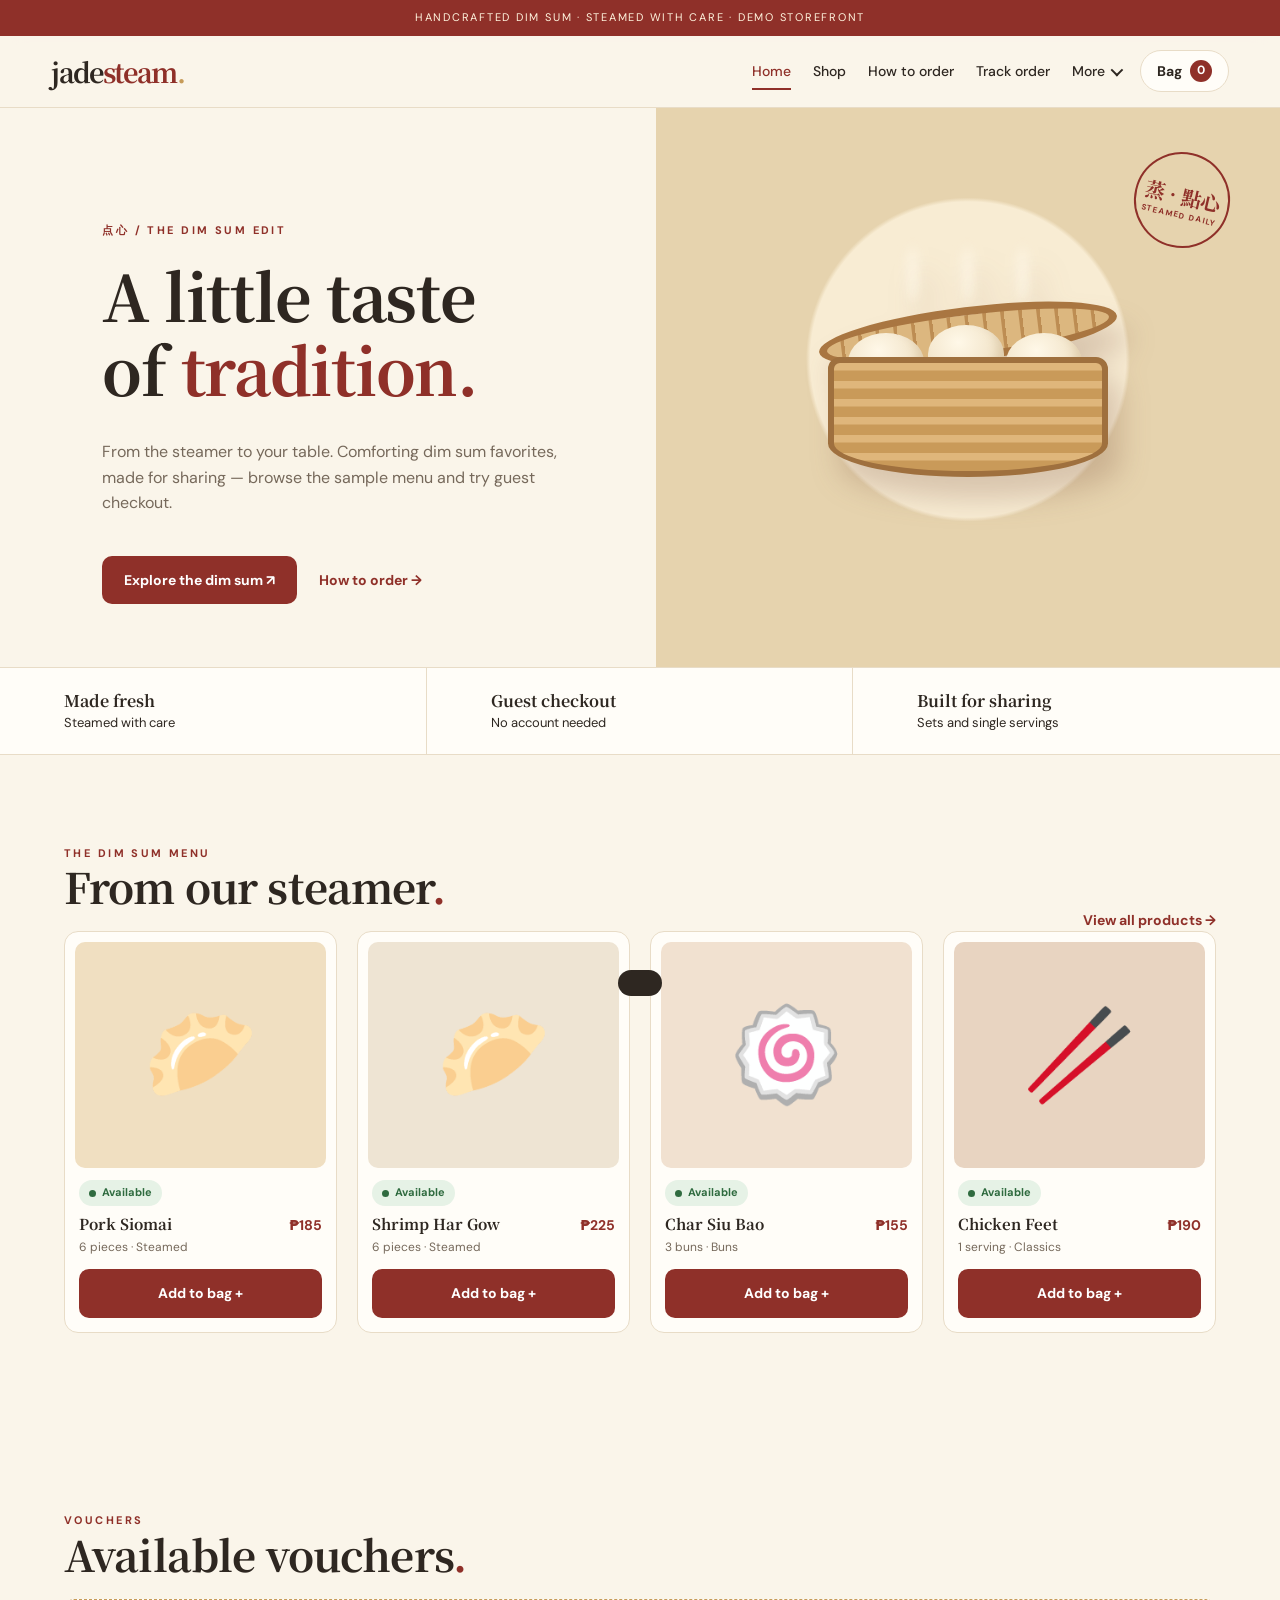
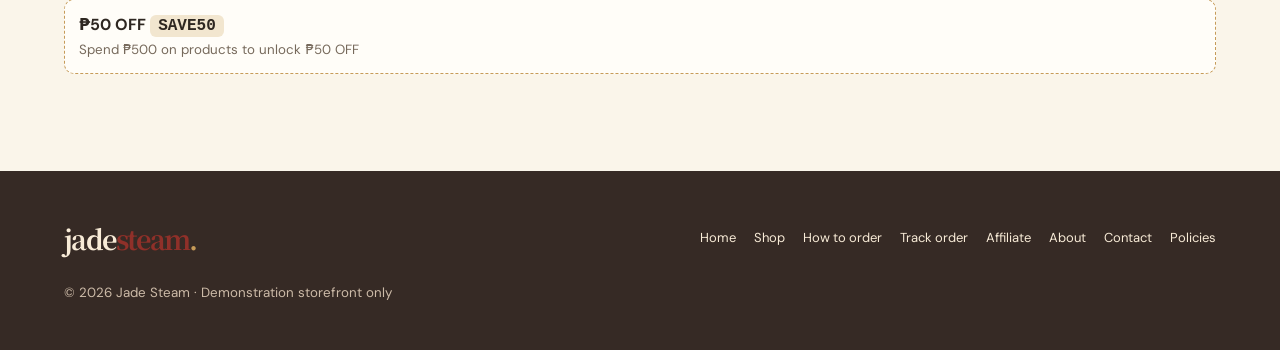
<file: index.html>
<!doctype html><html lang="en"><head><meta charset="utf-8"><meta name="viewport" content="width=device-width,initial-scale=1"><title>Home | Jade Steam</title><link rel="stylesheet" href="styles.css"></head><body><div class="topbar">HANDCRAFTED DIM SUM · STEAMED WITH CARE · DEMO STOREFRONT</div><header class="header"><a class="brand" href="index.html">jade<span>steam</span><i>.</i></a><nav class="nav" id="nav" aria-label="Main"><a href="index.html">Home</a><a href="shop.html">Shop</a><a href="how-to-order.html">How to order</a><a href="track-order.html">Track order</a><a href="affiliate.html" data-aff hidden>Earn: Reseller</a><div class="dd"><button class="dd-btn" data-dd="more" aria-expanded="false" aria-haspopup="true">More</button><div class="dd-menu"><a href="affiliate.html" data-aff hidden>Become a Reseller</a><a href="about.html">About</a><a href="contact.html">Contact</a><a href="policies.html">Policies</a></div></div></nav><div class="dd mini-wrap"><button class="bag-btn" data-dd="bag" aria-expanded="false" aria-haspopup="true">Bag <b data-bag-count>0</b></button><div class="dd-menu mini"><div id="miniCart"></div></div></div><button class="menu-toggle" aria-label="Menu" aria-controls="nav" aria-expanded="false"><span></span><span></span><span></span></button></header><div class="backdrop"></div><main><section class="hero"><div class="hero-copy"><div class="eyebrow">点心 / The dim sum edit</div><h1>A little taste<br>of <em>tradition.</em></h1><p class="lead">From the steamer to your table. Comforting dim sum favorites, made for sharing — browse the sample menu and try guest checkout.</p><div class="hero-actions"><a class="btn" href="shop.html">Explore the dim sum ↗</a><a class="text-link" href="how-to-order.html">How to order →</a></div></div><div class="hero-visual"><div class="steamer" role="img" aria-label="Bamboo dim sum steamer"><i class="steam" style="left:110px"></i><i class="steam" style="left:165px;animation-delay:1s"></i><i class="steam" style="left:220px;animation-delay:1.8s"></i><div class="lid"></div><span class="dump" style="left:50px"></span><span class="dump" style="left:130px;top:88px"></span><span class="dump" style="left:208px"></span><div class="basket"></div></div><div class="seal">蒸 · 點心<small>STEAMED DAILY</small></div></div></section>
<div class="perks"><div><b>Made fresh</b>Steamed with care</div><div><b>Guest checkout</b>No account needed</div><div><b>Built for sharing</b>Sets and single servings</div></div>
<section class="section"><div class="sec-head reveal"><div><div class="eyebrow">The dim sum menu</div><h2>From our steamer<span class="dot">.</span></h2></div><a class="text-link" href="shop.html">View all products →</a></div><div id="products" class="products" data-limit="4"></div></section>
<section class="section" data-promo hidden><div class="eyebrow">Vouchers</div><h2>Available vouchers<span class="dot">.</span></h2><div class="voucher-list"></div></section><section class="promo reveal" data-aff hidden><div><div class="eyebrow">Want to earn?</div><h2>Become a Reseller / Affiliate</h2><p>Share your personal link and earn commission on verified, completed orders. No earnings are guaranteed.</p><a class="btn light" href="affiliate.html">Learn more</a></div></div></section></main><footer><div class="brand">jade<span>steam</span><i>.</i></div><nav><a href="index.html">Home</a><a href="shop.html">Shop</a><a href="how-to-order.html">How to order</a><a href="track-order.html">Track order</a><a href="affiliate.html">Affiliate</a><a href="about.html">About</a><a href="contact.html">Contact</a><a href="policies.html">Policies</a></nav><small>© 2026 Jade Steam · Demonstration storefront only</small></footer><div id="toast" class="toast" role="status" aria-live="polite"></div><script src="supabase-config.js"></script><script src="store.js"></script><script src="ui.js"></script></body></html>
</file>
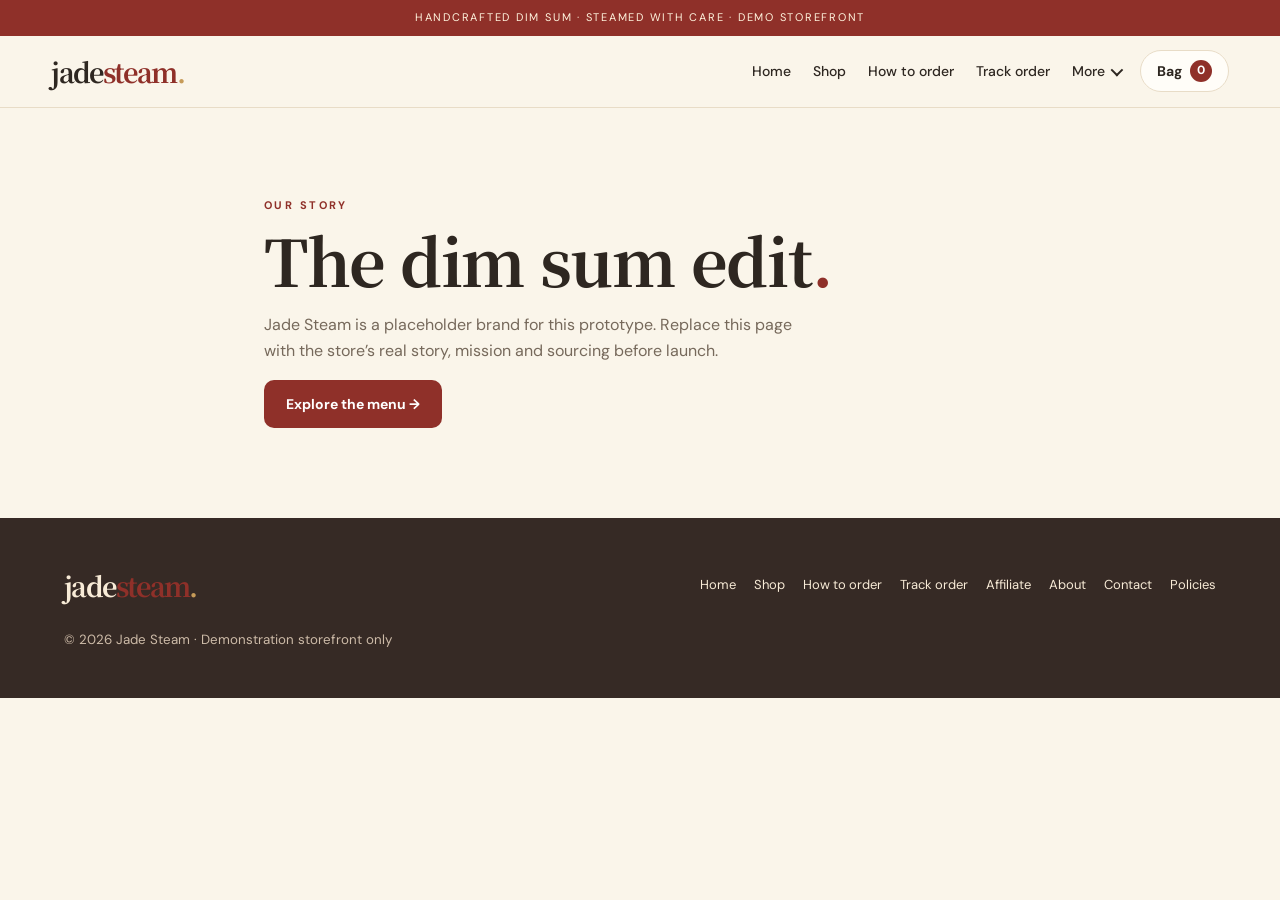
<file: about.html>
<!doctype html><html lang="en"><head><meta charset="utf-8"><meta name="viewport" content="width=device-width,initial-scale=1"><title>About | Jade Steam</title><link rel="stylesheet" href="styles.css"></head><body><div class="topbar">HANDCRAFTED DIM SUM · STEAMED WITH CARE · DEMO STOREFRONT</div><header class="header"><a class="brand" href="index.html">jade<span>steam</span><i>.</i></a><nav class="nav" id="nav" aria-label="Main"><a href="index.html">Home</a><a href="shop.html">Shop</a><a href="how-to-order.html">How to order</a><a href="track-order.html">Track order</a><div class="dd"><button class="dd-btn" data-dd="more" aria-expanded="false" aria-haspopup="true">More</button><div class="dd-menu"><a href="affiliate.html">Affiliate</a><a href="about.html">About</a><a href="contact.html">Contact</a><a href="policies.html">Policies</a></div></div></nav><div class="dd mini-wrap"><button class="bag-btn" data-dd="bag" aria-expanded="false" aria-haspopup="true">Bag <b data-bag-count>0</b></button><div class="dd-menu mini"><div id="miniCart"></div></div></div><button class="menu-toggle" aria-label="Menu" aria-controls="nav" aria-expanded="false"><span></span><span></span><span></span></button></header><div class="backdrop"></div><main><section class="section narrow"><div class="eyebrow">Our story</div><h1 class="page-title">The dim sum edit<span class="dot">.</span></h1><p class="lead">Jade Steam is a placeholder brand for this prototype. Replace this page with the store’s real story, mission and sourcing before launch.</p><a class="btn" href="shop.html">Explore the menu →</a></section></main><footer><div class="brand">jade<span>steam</span><i>.</i></div><nav><a href="index.html">Home</a><a href="shop.html">Shop</a><a href="how-to-order.html">How to order</a><a href="track-order.html">Track order</a><a href="affiliate.html">Affiliate</a><a href="about.html">About</a><a href="contact.html">Contact</a><a href="policies.html">Policies</a></nav><small>© 2026 Jade Steam · Demonstration storefront only</small></footer><div id="toast" class="toast" role="status" aria-live="polite"></div><script src="ui.js"></script></body></html>
</file>
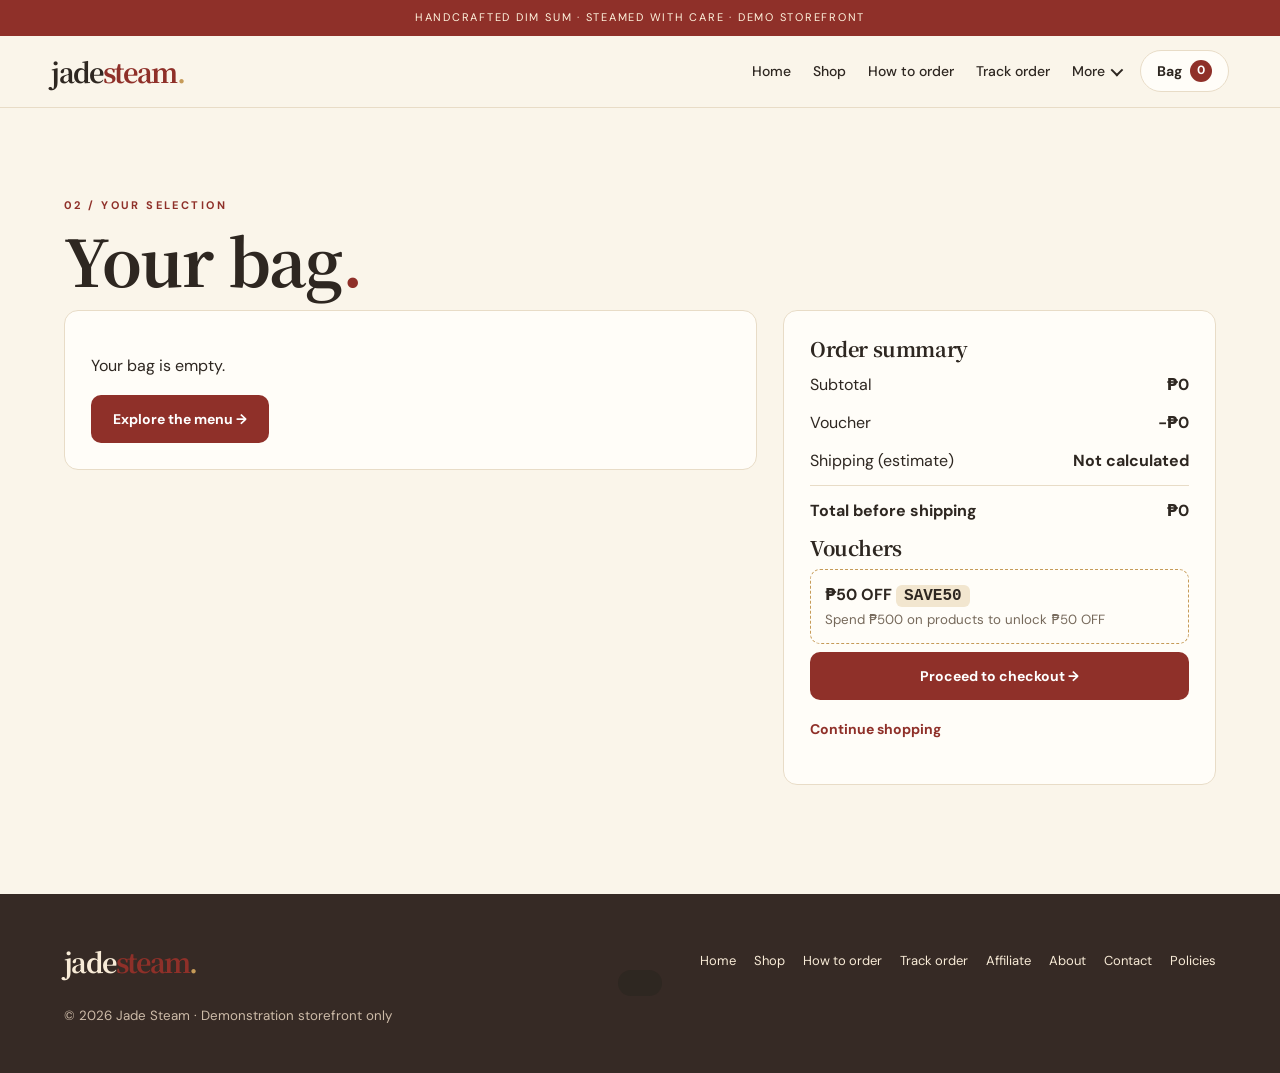
<file: cart.html>
<!doctype html><html lang="en"><head><meta charset="utf-8"><meta name="viewport" content="width=device-width,initial-scale=1"><title>Your bag | Jade Steam</title><link rel="stylesheet" href="styles.css"></head><body><div class="topbar">HANDCRAFTED DIM SUM · STEAMED WITH CARE · DEMO STOREFRONT</div><header class="header"><a class="brand" href="index.html">jade<span>steam</span><i>.</i></a><nav class="nav" id="nav" aria-label="Main"><a href="index.html">Home</a><a href="shop.html">Shop</a><a href="how-to-order.html">How to order</a><a href="track-order.html">Track order</a><a href="affiliate.html" data-aff hidden>Earn: Reseller</a><div class="dd"><button class="dd-btn" data-dd="more" aria-expanded="false" aria-haspopup="true">More</button><div class="dd-menu"><a href="affiliate.html" data-aff hidden>Become a Reseller</a><a href="about.html">About</a><a href="contact.html">Contact</a><a href="policies.html">Policies</a></div></div></nav><div class="dd mini-wrap"><button class="bag-btn" data-dd="bag" aria-expanded="false" aria-haspopup="true">Bag <b data-bag-count>0</b></button><div class="dd-menu mini"><div id="miniCart"></div></div></div><button class="menu-toggle" aria-label="Menu" aria-controls="nav" aria-expanded="false"><span></span><span></span><span></span></button></header><div class="backdrop"></div><main><section class="section"><div class="eyebrow">02 / Your selection</div><h1 class="page-title">Your bag<span class="dot">.</span></h1><div class="two-col"><div id="cartItems"></div><aside class="panel sticky"><h3>Order summary</h3><div id="cartTotals"></div><div data-promo hidden><h3>Vouchers</h3><div class="voucher-list"></div></div><a class="btn full" href="checkout.html">Proceed to checkout →</a><p><a class="text-link" href="shop.html">Continue shopping</a></p></aside></div></section></main><footer><div class="brand">jade<span>steam</span><i>.</i></div><nav><a href="index.html">Home</a><a href="shop.html">Shop</a><a href="how-to-order.html">How to order</a><a href="track-order.html">Track order</a><a href="affiliate.html">Affiliate</a><a href="about.html">About</a><a href="contact.html">Contact</a><a href="policies.html">Policies</a></nav><small>© 2026 Jade Steam · Demonstration storefront only</small></footer><div id="toast" class="toast" role="status" aria-live="polite"></div><script src="supabase-config.js"></script><script src="store.js"></script><script src="ui.js"></script></body></html>
</file>
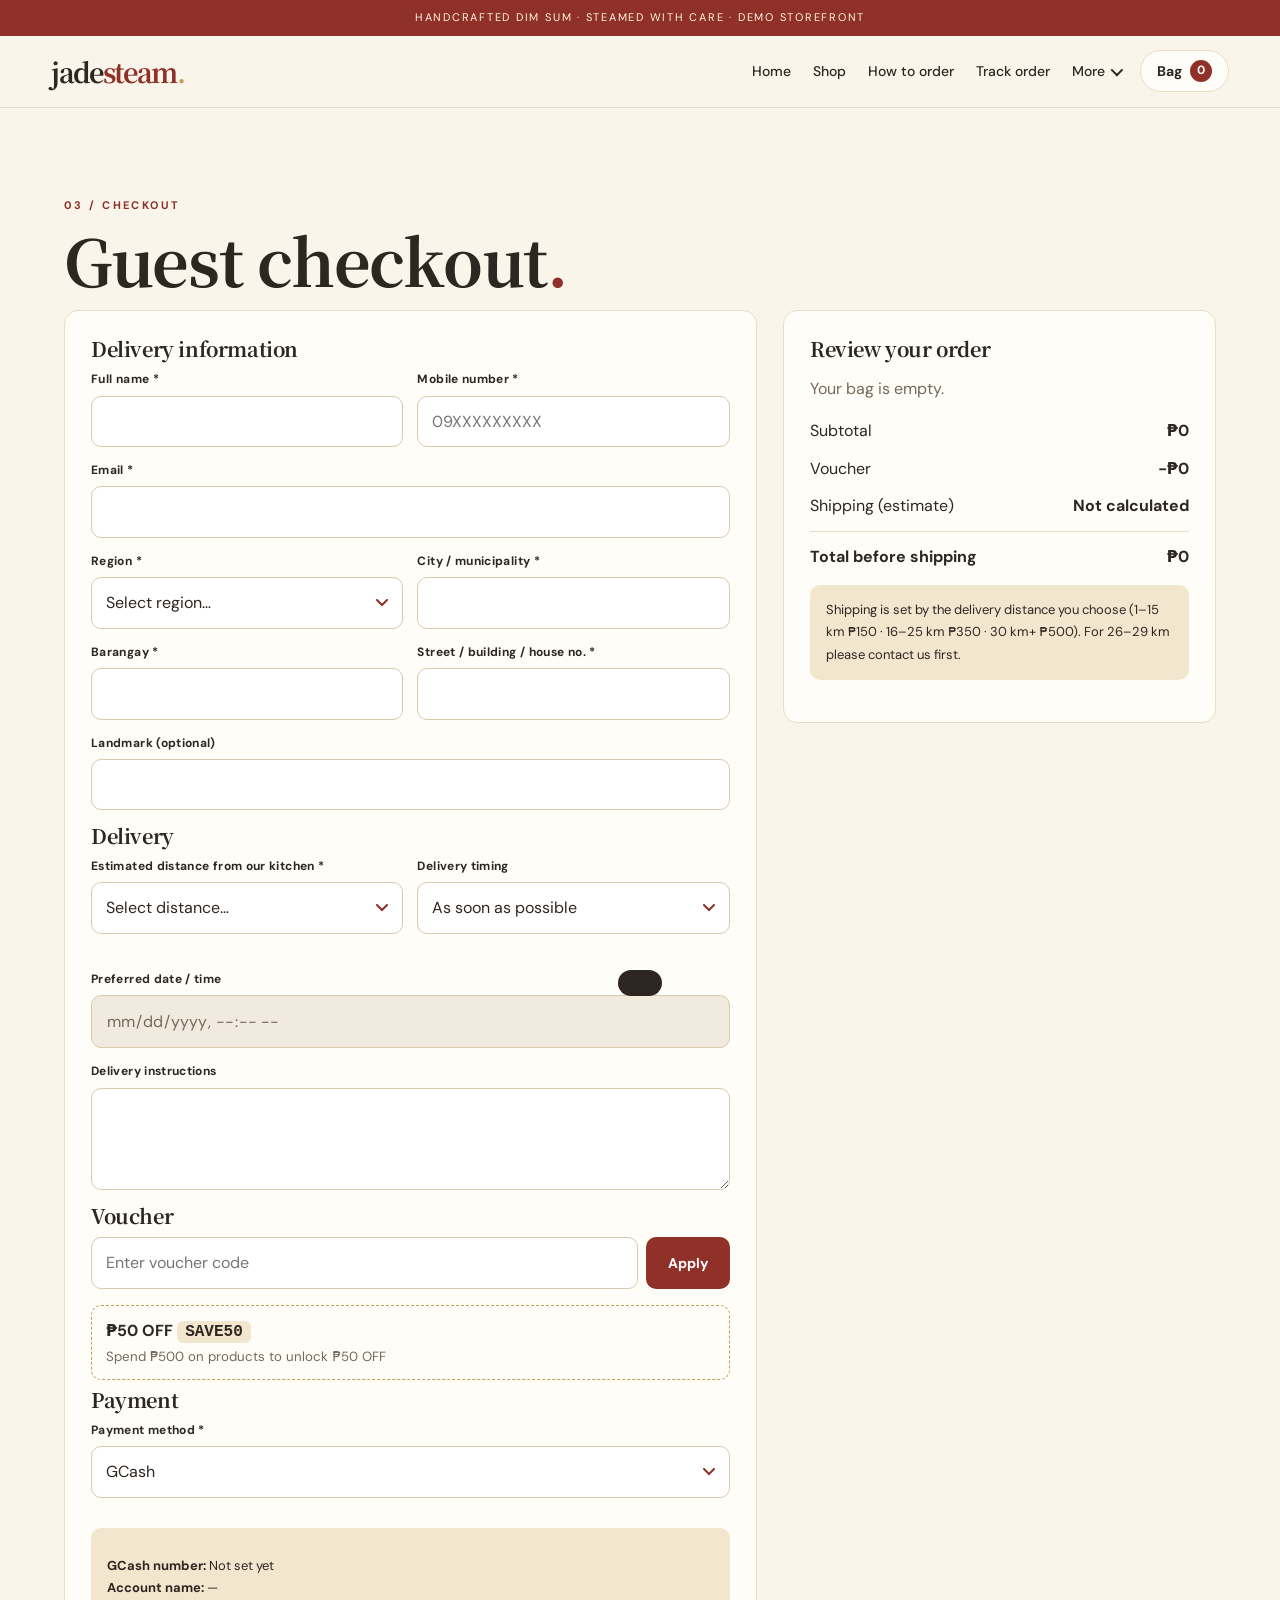
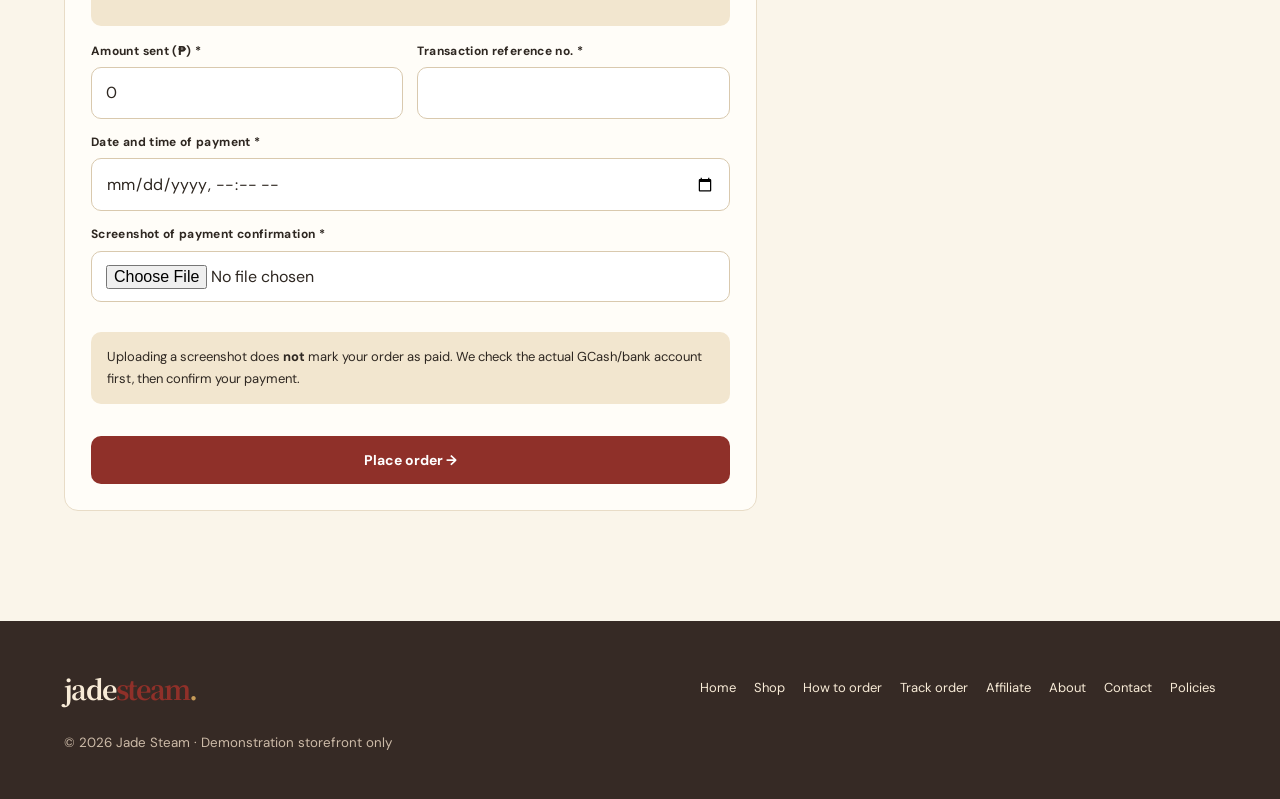
<file: checkout.html>
<!doctype html><html lang="en"><head><meta charset="utf-8"><meta name="viewport" content="width=device-width,initial-scale=1"><title>Checkout | Jade Steam</title><link rel="stylesheet" href="styles.css"></head><body><div class="topbar">HANDCRAFTED DIM SUM · STEAMED WITH CARE · DEMO STOREFRONT</div><header class="header"><a class="brand" href="index.html">jade<span>steam</span><i>.</i></a><nav class="nav" id="nav" aria-label="Main"><a href="index.html">Home</a><a href="shop.html">Shop</a><a href="how-to-order.html">How to order</a><a href="track-order.html">Track order</a><a href="affiliate.html" data-aff hidden>Earn: Reseller</a><div class="dd"><button class="dd-btn" data-dd="more" aria-expanded="false" aria-haspopup="true">More</button><div class="dd-menu"><a href="affiliate.html" data-aff hidden>Become a Reseller</a><a href="about.html">About</a><a href="contact.html">Contact</a><a href="policies.html">Policies</a></div></div></nav><div class="dd mini-wrap"><button class="bag-btn" data-dd="bag" aria-expanded="false" aria-haspopup="true">Bag <b data-bag-count>0</b></button><div class="dd-menu mini"><div id="miniCart"></div></div></div><button class="menu-toggle" aria-label="Menu" aria-controls="nav" aria-expanded="false"><span></span><span></span><span></span></button></header><div class="backdrop"></div><main><section class="section"><div class="eyebrow">03 / Checkout</div><h1 class="page-title">Guest checkout<span class="dot">.</span></h1><div class="two-col"><form id="checkoutForm" class="panel"><h3>Delivery information</h3><div class="form-grid"><div class="field"><label for="n">Full name *</label><input id="n" required name="name" autocomplete="name"></div><div class="field"><label for="ph">Mobile number *</label><input id="ph" required name="phone" pattern="09[0-9]{9}" placeholder="09XXXXXXXXX" inputmode="tel"></div><div class="field span2"><label for="em">Email *</label><input id="em" type="email" required name="email"></div><div class="field"><label for="rg">Region *</label><select id="rg" name="region" required><option value="">Select region…</option><option>NCR – Metro Manila</option><option>CAR – Cordillera</option><option>Region I – Ilocos</option><option>Region II – Cagayan Valley</option><option>Region III – Central Luzon</option><option>Region IV-A – CALABARZON</option><option>MIMAROPA</option><option>Region V – Bicol</option><option>Region VI – Western Visayas</option><option>Region VII – Central Visayas</option><option>Region VIII – Eastern Visayas</option><option>Region IX – Zamboanga</option><option>Region X – Northern Mindanao</option><option>Region XI – Davao</option><option>Region XII – SOCCSKSARGEN</option><option>Region XIII – Caraga</option><option>BARMM</option></select></div><div class="field"><label for="ct">City / municipality *</label><input id="ct" required name="city"></div><div class="field"><label for="bg">Barangay *</label><input id="bg" required name="barangay"></div><div class="field"><label for="st">Street / building / house no. *</label><input id="st" required name="street"></div><div class="field span2"><label for="lm">Landmark (optional)</label><input id="lm" name="landmark"></div></div>
<h3>Delivery</h3><div class="form-grid"><div class="field"><label for="distance">Estimated distance from our kitchen *</label><select id="distance" required><option value="">Select distance…</option><option value="a">1–15 km · ₱150</option><option value="b">16–25 km · ₱350</option><option value="c">26–29 km · to be confirmed</option><option value="d">30 km or more · ₱500</option></select><div class="err" id="distErr"></div></div><div class="field"><label for="schedule">Delivery timing</label><select id="schedule"><option value="asap">As soon as possible</option><option value="tomorrow">Tomorrow</option><option value="schedule">Schedule a date &amp; time</option></select></div><div class="field span2"><label for="scheduleDate">Preferred date / time</label><input type="datetime-local" id="scheduleDate" disabled></div><div class="field span2"><label for="ins">Delivery instructions</label><textarea id="ins" name="instructions" rows="3"></textarea></div></div>
<div data-promo hidden><h3>Voucher</h3><div class="inline-form"><input id="voucher" placeholder="Enter voucher code" aria-label="Voucher code"><button class="btn" type="button" id="applyVoucher">Apply</button></div><p id="voucherMsg" class="muted" aria-live="polite"></p><div class="voucher-list" data-pick="1"></div></div>
<h3>Payment</h3><div class="form-grid"><div class="field span2"><label for="pay">Payment method *</label><select id="pay"><option value="gcash">GCash</option><option value="bank">Bank transfer</option></select></div></div><div id="payInfo" class="notice-box"></div>
<div class="form-grid"><div class="field"><label for="payAmt">Amount sent (₱) *</label><input id="payAmt" type="number" step="0.01" min="1" required></div><div class="field"><label for="payRef">Transaction reference no. *</label><input id="payRef" required maxlength="80"></div><div class="field span2"><label for="payAt">Date and time of payment *</label><input id="payAt" type="datetime-local" required></div><div class="field span2"><label for="payFile">Screenshot of payment confirmation *</label><input id="payFile" type="file" accept="image/*"></div></div>
<p class="notice-box">Uploading a screenshot does <b>not</b> mark your order as paid. We check the actual GCash/bank account first, then confirm your payment.</p><div class="err" id="formErr" role="alert"></div><button class="btn full" type="submit" id="placeBtn">Place order →</button></form>
<aside class="panel sticky"><h3>Review your order</h3><div id="checkoutItems"></div><div id="checkoutTotals"></div><p class="notice-box">Shipping is set by the delivery distance you choose (1–15 km ₱150 · 16–25 km ₱350 · 30 km+ ₱500). For 26–29 km please contact us first.</p></aside></div><dialog id="thanks" class="dlg"><h3>Thank you! 🥟</h3><p>We received your order <b id="thanksRef"></b> and your payment details. We are now checking your payment — you will be updated once it is confirmed.</p><a class="btn full" href="confirmation.html">View my order status</a></dialog></section></main><footer><div class="brand">jade<span>steam</span><i>.</i></div><nav><a href="index.html">Home</a><a href="shop.html">Shop</a><a href="how-to-order.html">How to order</a><a href="track-order.html">Track order</a><a href="affiliate.html">Affiliate</a><a href="about.html">About</a><a href="contact.html">Contact</a><a href="policies.html">Policies</a></nav><small>© 2026 Jade Steam · Demonstration storefront only</small></footer><div id="toast" class="toast" role="status" aria-live="polite"></div><script src="supabase-config.js"></script><script src="store.js"></script><script src="ui.js"></script></body></html>
</file>
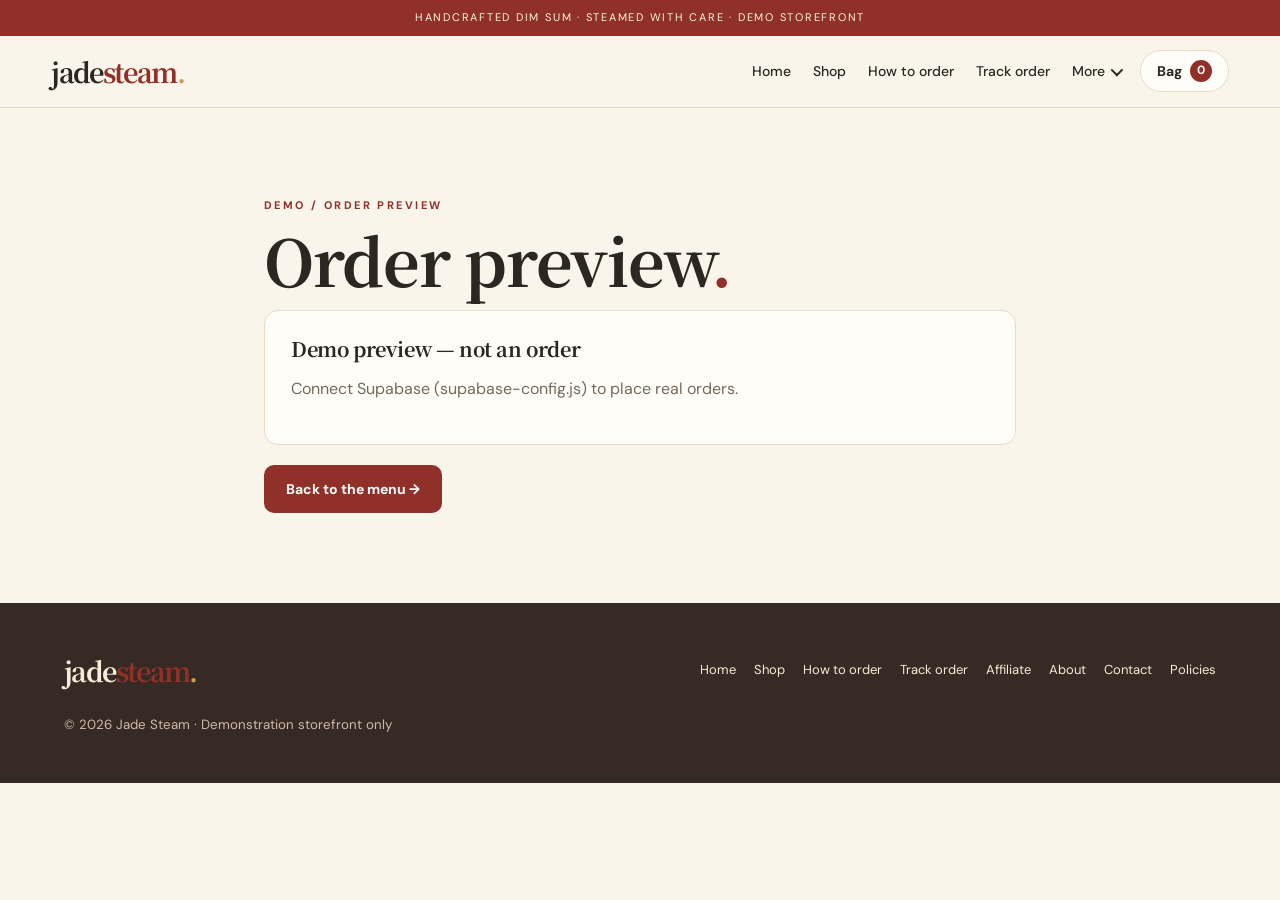
<file: confirmation.html>
<!doctype html><html lang="en"><head><meta charset="utf-8"><meta name="viewport" content="width=device-width,initial-scale=1"><title>Order preview | Jade Steam</title><link rel="stylesheet" href="styles.css"></head><body><div class="topbar">HANDCRAFTED DIM SUM · STEAMED WITH CARE · DEMO STOREFRONT</div><header class="header"><a class="brand" href="index.html">jade<span>steam</span><i>.</i></a><nav class="nav" id="nav" aria-label="Main"><a href="index.html">Home</a><a href="shop.html">Shop</a><a href="how-to-order.html">How to order</a><a href="track-order.html">Track order</a><a href="affiliate.html" data-aff hidden>Earn: Reseller</a><div class="dd"><button class="dd-btn" data-dd="more" aria-expanded="false" aria-haspopup="true">More</button><div class="dd-menu"><a href="affiliate.html" data-aff hidden>Become a Reseller</a><a href="about.html">About</a><a href="contact.html">Contact</a><a href="policies.html">Policies</a></div></div></nav><div class="dd mini-wrap"><button class="bag-btn" data-dd="bag" aria-expanded="false" aria-haspopup="true">Bag <b data-bag-count>0</b></button><div class="dd-menu mini"><div id="miniCart"></div></div></div><button class="menu-toggle" aria-label="Menu" aria-controls="nav" aria-expanded="false"><span></span><span></span><span></span></button></header><div class="backdrop"></div><main><section class="section narrow"><div class="eyebrow">Demo / order preview</div><h1 class="page-title">Order preview<span class="dot">.</span></h1><div id="confirmation" class="panel"></div><a class="btn" href="shop.html">Back to the menu →</a></section></main><footer><div class="brand">jade<span>steam</span><i>.</i></div><nav><a href="index.html">Home</a><a href="shop.html">Shop</a><a href="how-to-order.html">How to order</a><a href="track-order.html">Track order</a><a href="affiliate.html">Affiliate</a><a href="about.html">About</a><a href="contact.html">Contact</a><a href="policies.html">Policies</a></nav><small>© 2026 Jade Steam · Demonstration storefront only</small></footer><div id="toast" class="toast" role="status" aria-live="polite"></div><script src="supabase-config.js"></script><script src="store.js"></script><script src="ui.js"></script></body></html>
</file>
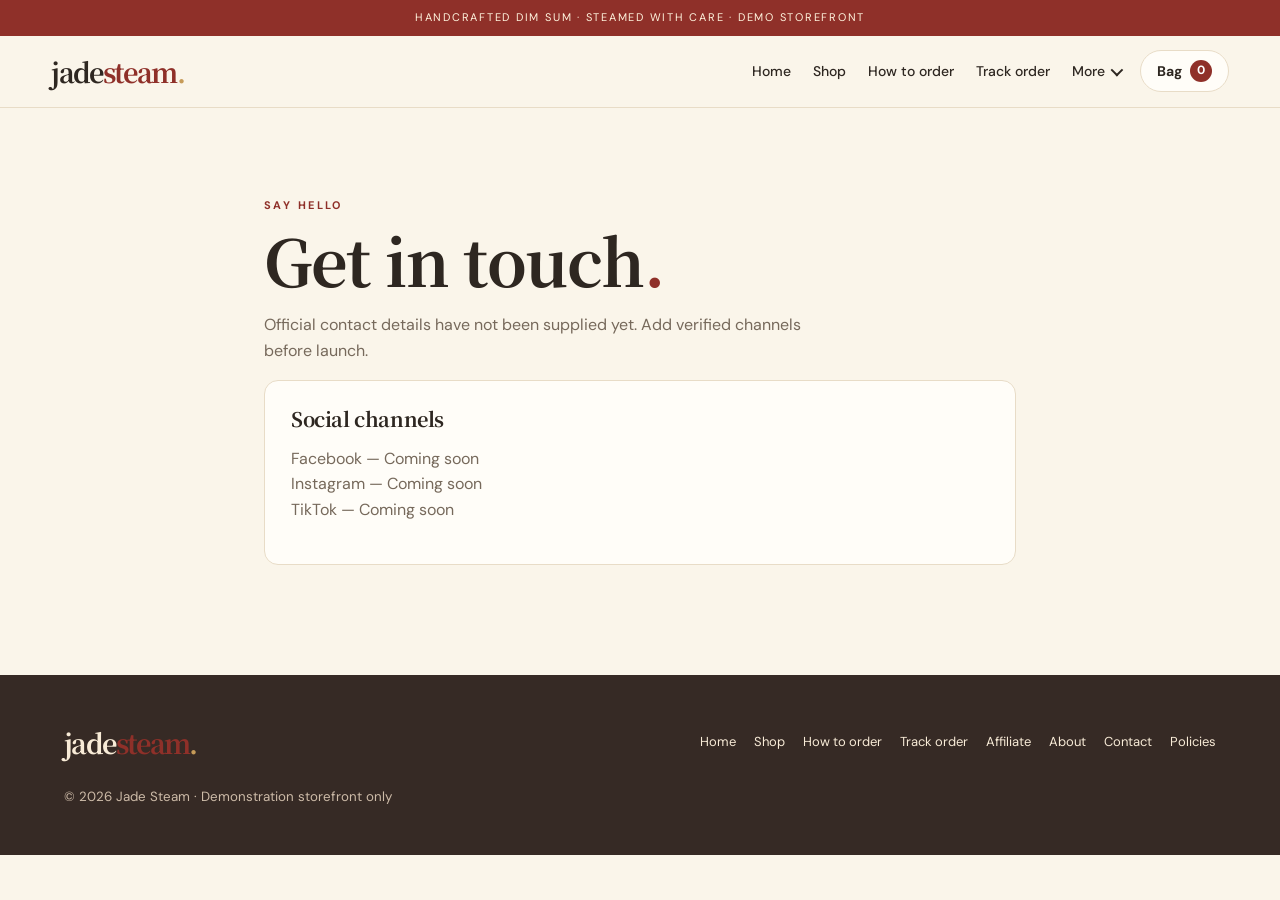
<file: contact.html>
<!doctype html><html lang="en"><head><meta charset="utf-8"><meta name="viewport" content="width=device-width,initial-scale=1"><title>Contact | Jade Steam</title><link rel="stylesheet" href="styles.css"></head><body><div class="topbar">HANDCRAFTED DIM SUM · STEAMED WITH CARE · DEMO STOREFRONT</div><header class="header"><a class="brand" href="index.html">jade<span>steam</span><i>.</i></a><nav class="nav" id="nav" aria-label="Main"><a href="index.html">Home</a><a href="shop.html">Shop</a><a href="how-to-order.html">How to order</a><a href="track-order.html">Track order</a><div class="dd"><button class="dd-btn" data-dd="more" aria-expanded="false" aria-haspopup="true">More</button><div class="dd-menu"><a href="affiliate.html">Affiliate</a><a href="about.html">About</a><a href="contact.html">Contact</a><a href="policies.html">Policies</a></div></div></nav><div class="dd mini-wrap"><button class="bag-btn" data-dd="bag" aria-expanded="false" aria-haspopup="true">Bag <b data-bag-count>0</b></button><div class="dd-menu mini"><div id="miniCart"></div></div></div><button class="menu-toggle" aria-label="Menu" aria-controls="nav" aria-expanded="false"><span></span><span></span><span></span></button></header><div class="backdrop"></div><main><section class="section narrow"><div class="eyebrow">Say hello</div><h1 class="page-title">Get in touch<span class="dot">.</span></h1><p class="lead">Official contact details have not been supplied yet. Add verified channels before launch.</p><div class="panel"><h3>Social channels</h3><p class="muted">Facebook — Coming soon<br>Instagram — Coming soon<br>TikTok — Coming soon</p></div></section></main><footer><div class="brand">jade<span>steam</span><i>.</i></div><nav><a href="index.html">Home</a><a href="shop.html">Shop</a><a href="how-to-order.html">How to order</a><a href="track-order.html">Track order</a><a href="affiliate.html">Affiliate</a><a href="about.html">About</a><a href="contact.html">Contact</a><a href="policies.html">Policies</a></nav><small>© 2026 Jade Steam · Demonstration storefront only</small></footer><div id="toast" class="toast" role="status" aria-live="polite"></div><script src="ui.js"></script></body></html>
</file>
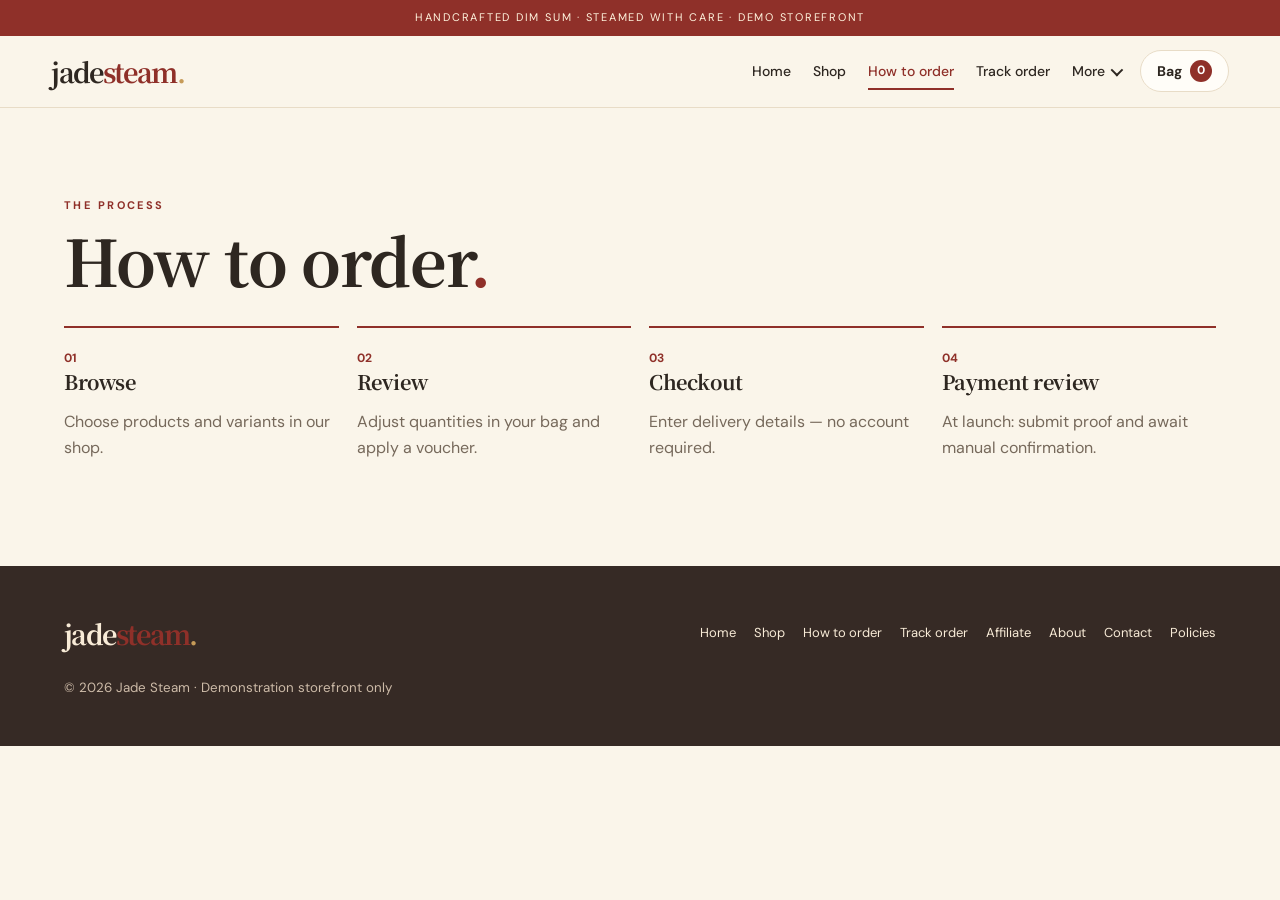
<file: how-to-order.html>
<!doctype html><html lang="en"><head><meta charset="utf-8"><meta name="viewport" content="width=device-width,initial-scale=1"><title>How to order | Jade Steam</title><link rel="stylesheet" href="styles.css"></head><body><div class="topbar">HANDCRAFTED DIM SUM · STEAMED WITH CARE · DEMO STOREFRONT</div><header class="header"><a class="brand" href="index.html">jade<span>steam</span><i>.</i></a><nav class="nav" id="nav" aria-label="Main"><a href="index.html">Home</a><a href="shop.html">Shop</a><a href="how-to-order.html">How to order</a><a href="track-order.html">Track order</a><a href="affiliate.html" data-aff hidden>Earn: Reseller</a><div class="dd"><button class="dd-btn" data-dd="more" aria-expanded="false" aria-haspopup="true">More</button><div class="dd-menu"><a href="affiliate.html" data-aff hidden>Become a Reseller</a><a href="about.html">About</a><a href="contact.html">Contact</a><a href="policies.html">Policies</a></div></div></nav><div class="dd mini-wrap"><button class="bag-btn" data-dd="bag" aria-expanded="false" aria-haspopup="true">Bag <b data-bag-count>0</b></button><div class="dd-menu mini"><div id="miniCart"></div></div></div><button class="menu-toggle" aria-label="Menu" aria-controls="nav" aria-expanded="false"><span></span><span></span><span></span></button></header><div class="backdrop"></div><main><section class="section"><div class="eyebrow">The process</div><h1 class="page-title">How to order<span class="dot">.</span></h1><div class="steps"><article><span>01</span><h3>Browse</h3><p class="muted">Choose products and variants in our shop.</p></article><article><span>02</span><h3>Review</h3><p class="muted">Adjust quantities in your bag and apply a voucher.</p></article><article><span>03</span><h3>Checkout</h3><p class="muted">Enter delivery details — no account required.</p></article><article><span>04</span><h3>Payment review</h3><p class="muted">At launch: submit proof and await manual confirmation.</p></article></div></section></main><footer><div class="brand">jade<span>steam</span><i>.</i></div><nav><a href="index.html">Home</a><a href="shop.html">Shop</a><a href="how-to-order.html">How to order</a><a href="track-order.html">Track order</a><a href="affiliate.html">Affiliate</a><a href="about.html">About</a><a href="contact.html">Contact</a><a href="policies.html">Policies</a></nav><small>© 2026 Jade Steam · Demonstration storefront only</small></footer><div id="toast" class="toast" role="status" aria-live="polite"></div><script src="supabase-config.js"></script><script src="store.js"></script><script src="ui.js"></script></body></html>
</file>
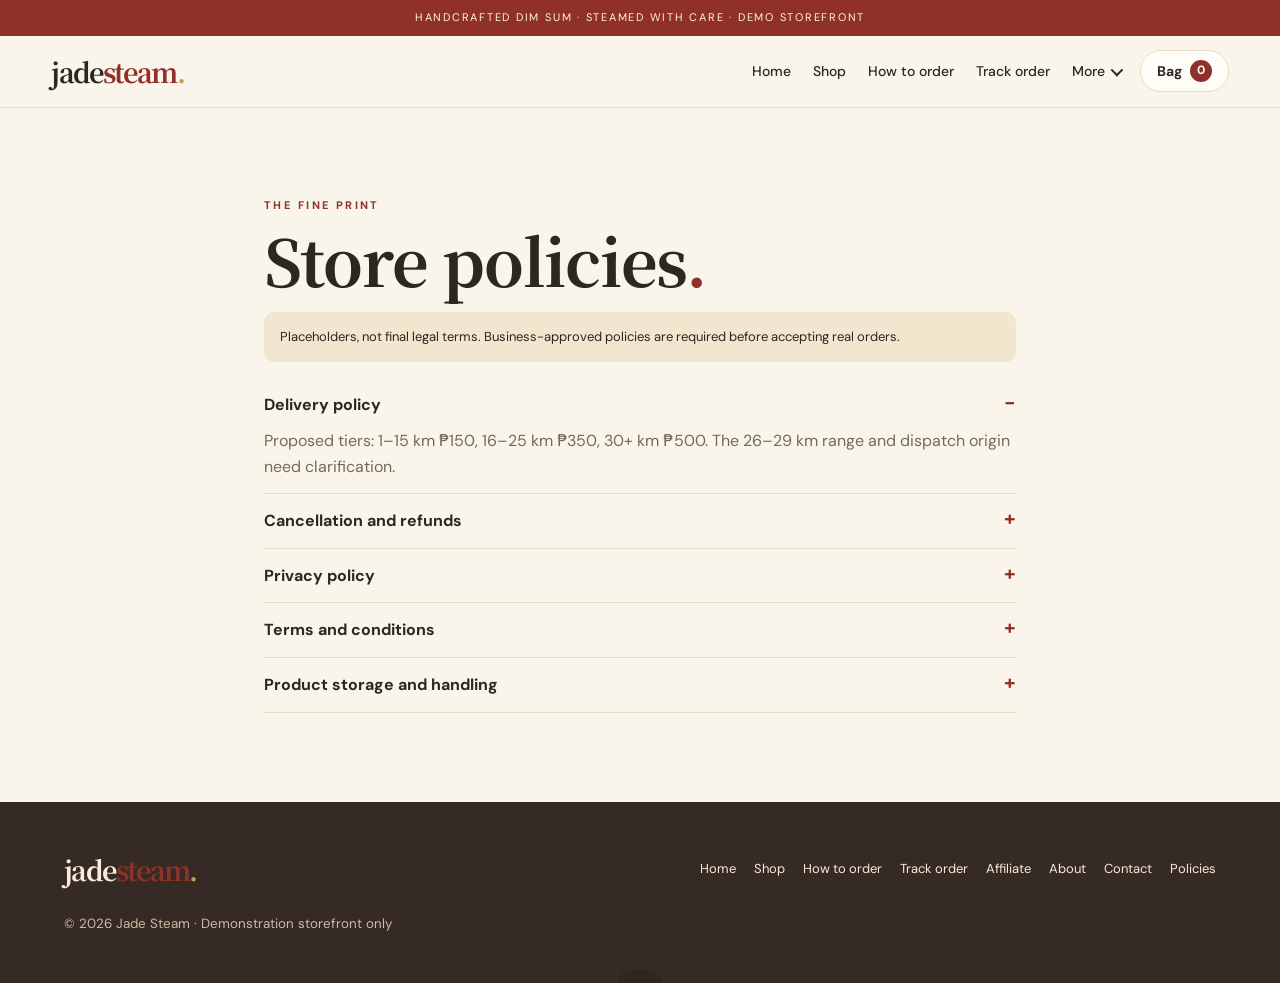
<file: policies.html>
<!doctype html><html lang="en"><head><meta charset="utf-8"><meta name="viewport" content="width=device-width,initial-scale=1"><title>Policies | Jade Steam</title><link rel="stylesheet" href="styles.css"></head><body><div class="topbar">HANDCRAFTED DIM SUM · STEAMED WITH CARE · DEMO STOREFRONT</div><header class="header"><a class="brand" href="index.html">jade<span>steam</span><i>.</i></a><nav class="nav" id="nav" aria-label="Main"><a href="index.html">Home</a><a href="shop.html">Shop</a><a href="how-to-order.html">How to order</a><a href="track-order.html">Track order</a><div class="dd"><button class="dd-btn" data-dd="more" aria-expanded="false" aria-haspopup="true">More</button><div class="dd-menu"><a href="affiliate.html">Affiliate</a><a href="about.html">About</a><a href="contact.html">Contact</a><a href="policies.html">Policies</a></div></div></nav><div class="dd mini-wrap"><button class="bag-btn" data-dd="bag" aria-expanded="false" aria-haspopup="true">Bag <b data-bag-count>0</b></button><div class="dd-menu mini"><div id="miniCart"></div></div></div><button class="menu-toggle" aria-label="Menu" aria-controls="nav" aria-expanded="false"><span></span><span></span><span></span></button></header><div class="backdrop"></div><main><section class="section narrow"><div class="eyebrow">The fine print</div><h1 class="page-title">Store policies<span class="dot">.</span></h1><p class="notice-box">Placeholders, not final legal terms. Business-approved policies are required before accepting real orders.</p><details open><summary>Delivery policy</summary><p>Proposed tiers: 1–15 km ₱150, 16–25 km ₱350, 30+ km ₱500. The 26–29 km range and dispatch origin need clarification.</p></details><details><summary>Cancellation and refunds</summary><p>Store-specific terms must be approved.</p></details><details><summary>Privacy policy</summary><p>Must describe collection, retention, security and processing of personal data and payment proofs.</p></details><details><summary>Terms and conditions</summary><p>Business-specific terms are pending.</p></details><details><summary>Product storage and handling</summary><p>See each product page; replace with real supplier information.</p></details></section></main><footer><div class="brand">jade<span>steam</span><i>.</i></div><nav><a href="index.html">Home</a><a href="shop.html">Shop</a><a href="how-to-order.html">How to order</a><a href="track-order.html">Track order</a><a href="affiliate.html">Affiliate</a><a href="about.html">About</a><a href="contact.html">Contact</a><a href="policies.html">Policies</a></nav><small>© 2026 Jade Steam · Demonstration storefront only</small></footer><div id="toast" class="toast" role="status" aria-live="polite"></div><script src="ui.js"></script></body></html>
</file>
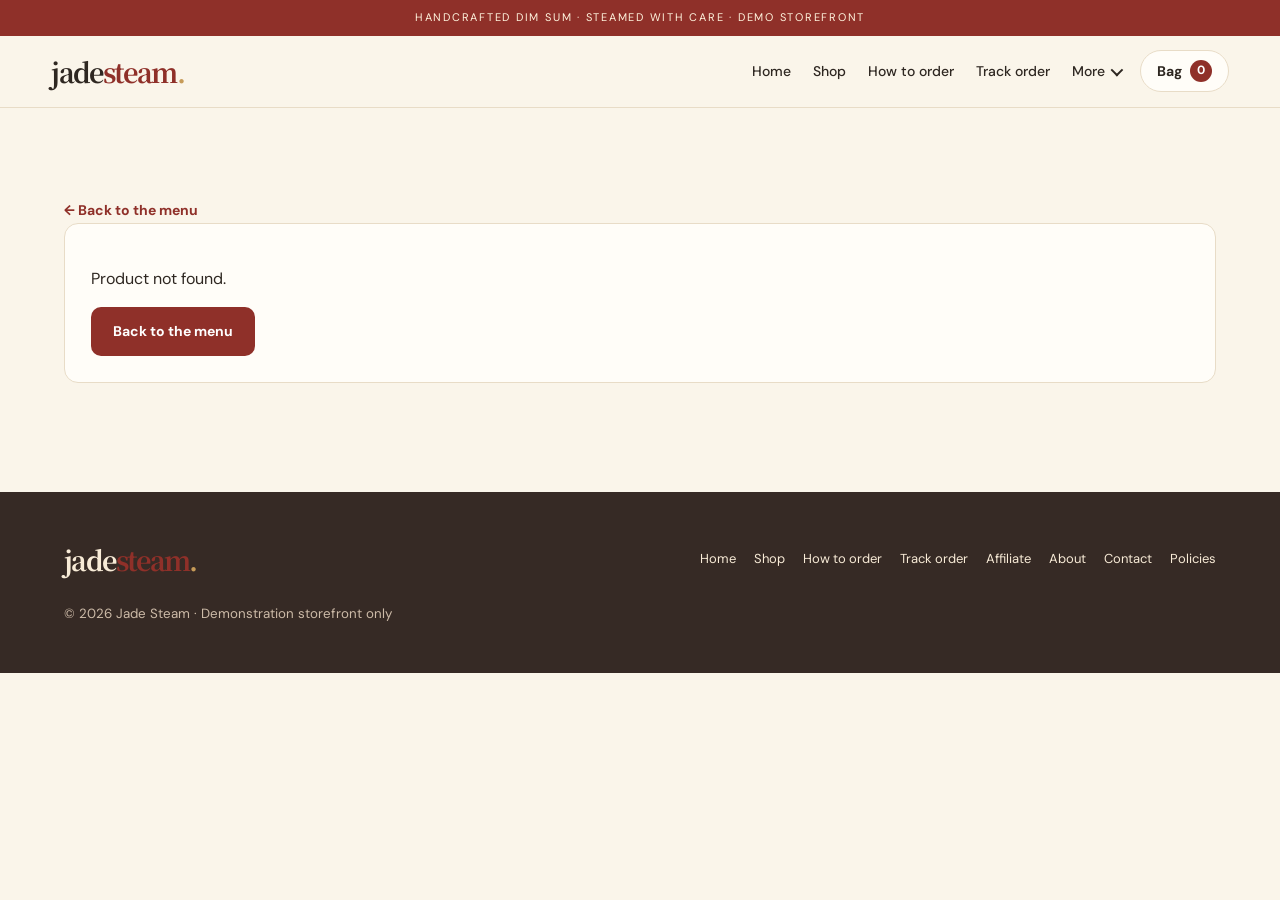
<file: product.html>
<!doctype html><html lang="en"><head><meta charset="utf-8"><meta name="viewport" content="width=device-width,initial-scale=1"><title>Product | Jade Steam</title><link rel="stylesheet" href="styles.css"></head><body><div class="topbar">HANDCRAFTED DIM SUM · STEAMED WITH CARE · DEMO STOREFRONT</div><header class="header"><a class="brand" href="index.html">jade<span>steam</span><i>.</i></a><nav class="nav" id="nav" aria-label="Main"><a href="index.html">Home</a><a href="shop.html">Shop</a><a href="how-to-order.html">How to order</a><a href="track-order.html">Track order</a><a href="affiliate.html" data-aff hidden>Earn: Reseller</a><div class="dd"><button class="dd-btn" data-dd="more" aria-expanded="false" aria-haspopup="true">More</button><div class="dd-menu"><a href="affiliate.html" data-aff hidden>Become a Reseller</a><a href="about.html">About</a><a href="contact.html">Contact</a><a href="policies.html">Policies</a></div></div></nav><div class="dd mini-wrap"><button class="bag-btn" data-dd="bag" aria-expanded="false" aria-haspopup="true">Bag <b data-bag-count>0</b></button><div class="dd-menu mini"><div id="miniCart"></div></div></div><button class="menu-toggle" aria-label="Menu" aria-controls="nav" aria-expanded="false"><span></span><span></span><span></span></button></header><div class="backdrop"></div><main><section class="section"><a class="text-link" href="shop.html">← Back to the menu</a><div id="productDetail"></div><div id="relatedWrap"><h2>You may also like<span class="dot">.</span></h2><div id="related" class="products"></div></div></section></main><footer><div class="brand">jade<span>steam</span><i>.</i></div><nav><a href="index.html">Home</a><a href="shop.html">Shop</a><a href="how-to-order.html">How to order</a><a href="track-order.html">Track order</a><a href="affiliate.html">Affiliate</a><a href="about.html">About</a><a href="contact.html">Contact</a><a href="policies.html">Policies</a></nav><small>© 2026 Jade Steam · Demonstration storefront only</small></footer><div id="toast" class="toast" role="status" aria-live="polite"></div><script src="supabase-config.js"></script><script src="store.js"></script><script src="ui.js"></script></body></html>
</file>
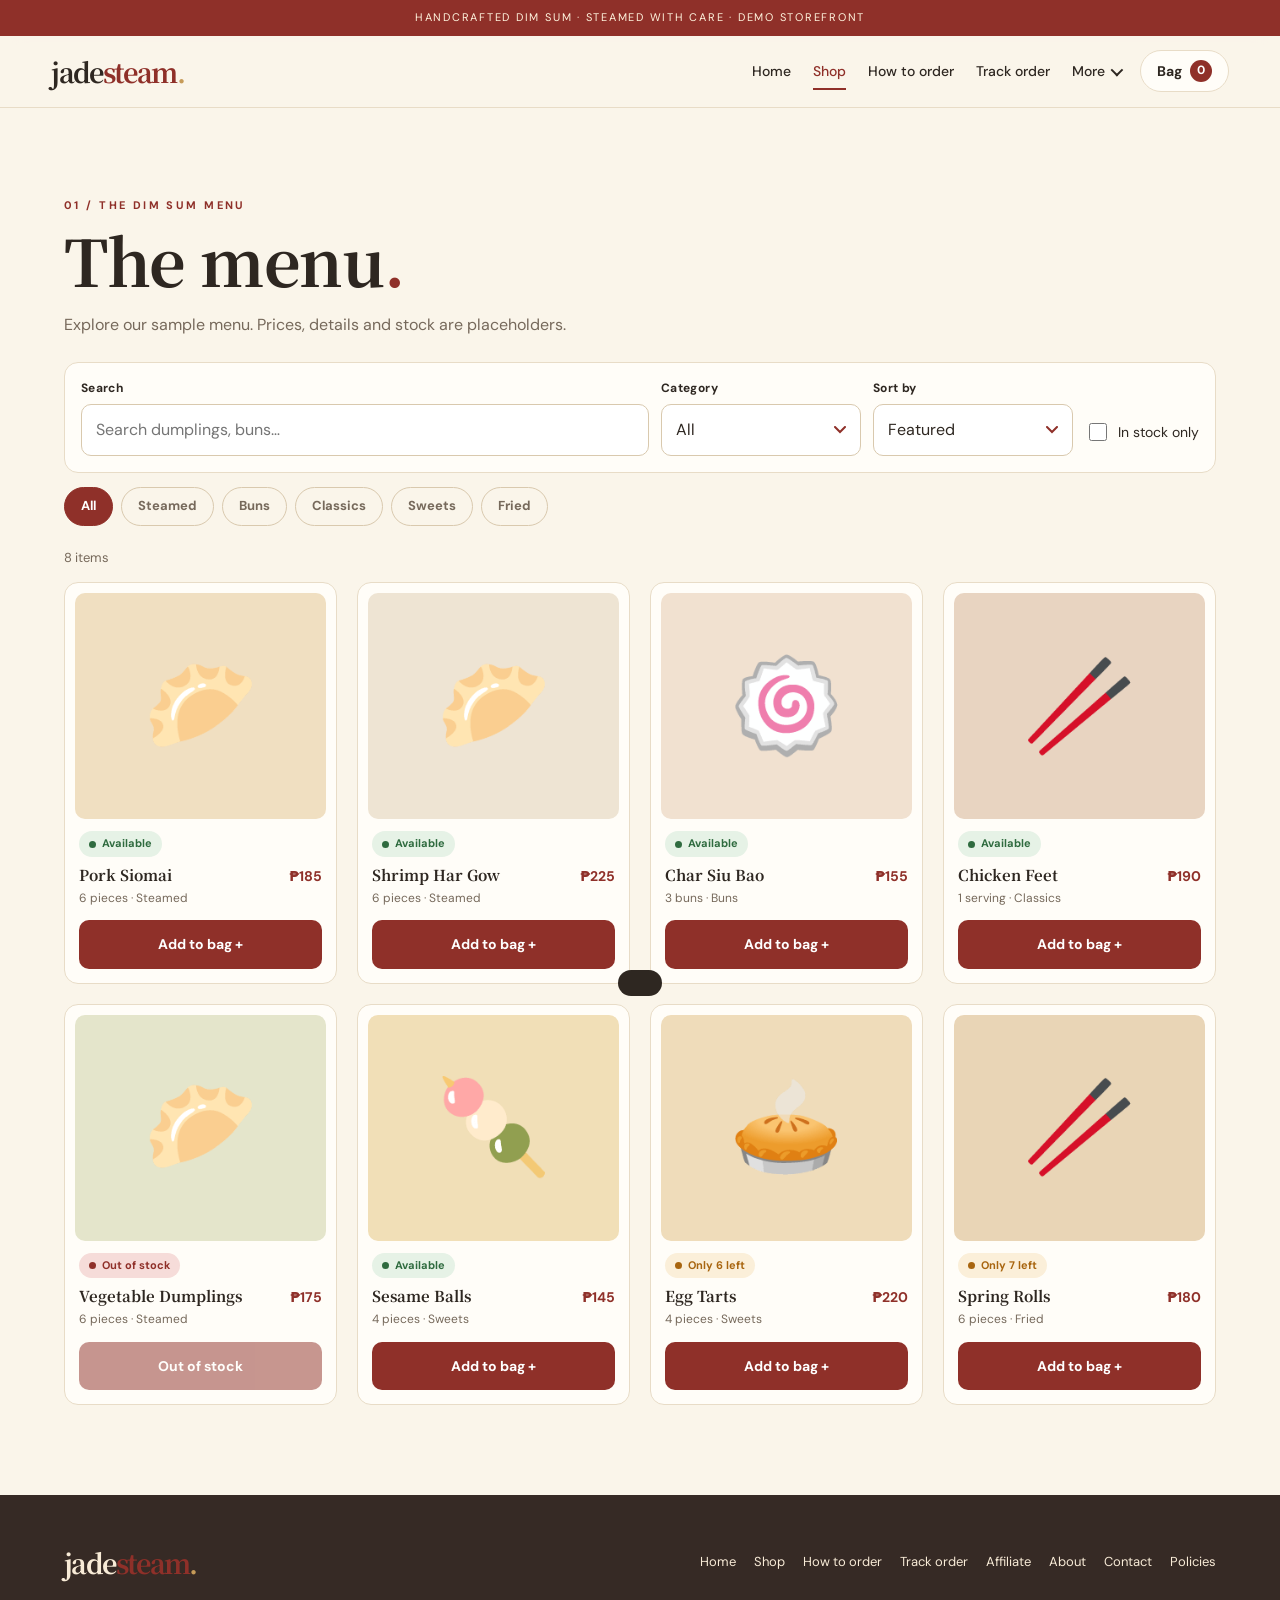
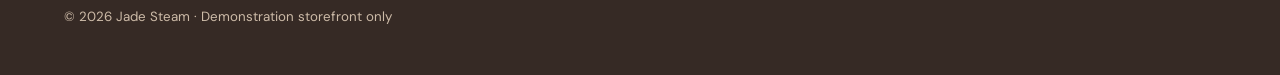
<file: shop.html>
<!doctype html><html lang="en"><head><meta charset="utf-8"><meta name="viewport" content="width=device-width,initial-scale=1"><title>Shop | Jade Steam</title><link rel="stylesheet" href="styles.css"></head><body><div class="topbar">HANDCRAFTED DIM SUM · STEAMED WITH CARE · DEMO STOREFRONT</div><header class="header"><a class="brand" href="index.html">jade<span>steam</span><i>.</i></a><nav class="nav" id="nav" aria-label="Main"><a href="index.html">Home</a><a href="shop.html">Shop</a><a href="how-to-order.html">How to order</a><a href="track-order.html">Track order</a><a href="affiliate.html" data-aff hidden>Earn: Reseller</a><div class="dd"><button class="dd-btn" data-dd="more" aria-expanded="false" aria-haspopup="true">More</button><div class="dd-menu"><a href="affiliate.html" data-aff hidden>Become a Reseller</a><a href="about.html">About</a><a href="contact.html">Contact</a><a href="policies.html">Policies</a></div></div></nav><div class="dd mini-wrap"><button class="bag-btn" data-dd="bag" aria-expanded="false" aria-haspopup="true">Bag <b data-bag-count>0</b></button><div class="dd-menu mini"><div id="miniCart"></div></div></div><button class="menu-toggle" aria-label="Menu" aria-controls="nav" aria-expanded="false"><span></span><span></span><span></span></button></header><div class="backdrop"></div><main><section class="section"><div class="eyebrow">01 / The dim sum menu</div><h1 class="page-title">The menu<span class="dot">.</span></h1><p class="lead">Explore our sample menu. Prices, details and stock are placeholders.</p>
<div class="toolbar"><div class="field"><label for="search">Search</label><input id="search" type="search" placeholder="Search dumplings, buns…"></div><div class="field"><label for="catSelect">Category</label><select id="catSelect"></select></div><div class="field"><label for="sort">Sort by</label><select id="sort"><option value="featured">Featured</option><option value="price-asc">Price: low to high</option><option value="price-desc">Price: high to low</option><option value="name">Name: A–Z</option></select></div><label class="check"><input type="checkbox" id="inStock"> In stock only</label></div>
<div id="filters" class="chips" role="group" aria-label="Quick category filter"></div><p class="count" id="resultCount" aria-live="polite"></p><div id="products" class="products"></div></section></main><footer><div class="brand">jade<span>steam</span><i>.</i></div><nav><a href="index.html">Home</a><a href="shop.html">Shop</a><a href="how-to-order.html">How to order</a><a href="track-order.html">Track order</a><a href="affiliate.html">Affiliate</a><a href="about.html">About</a><a href="contact.html">Contact</a><a href="policies.html">Policies</a></nav><small>© 2026 Jade Steam · Demonstration storefront only</small></footer><div id="toast" class="toast" role="status" aria-live="polite"></div><script src="supabase-config.js"></script><script src="store.js"></script><script src="ui.js"></script></body></html>
</file>
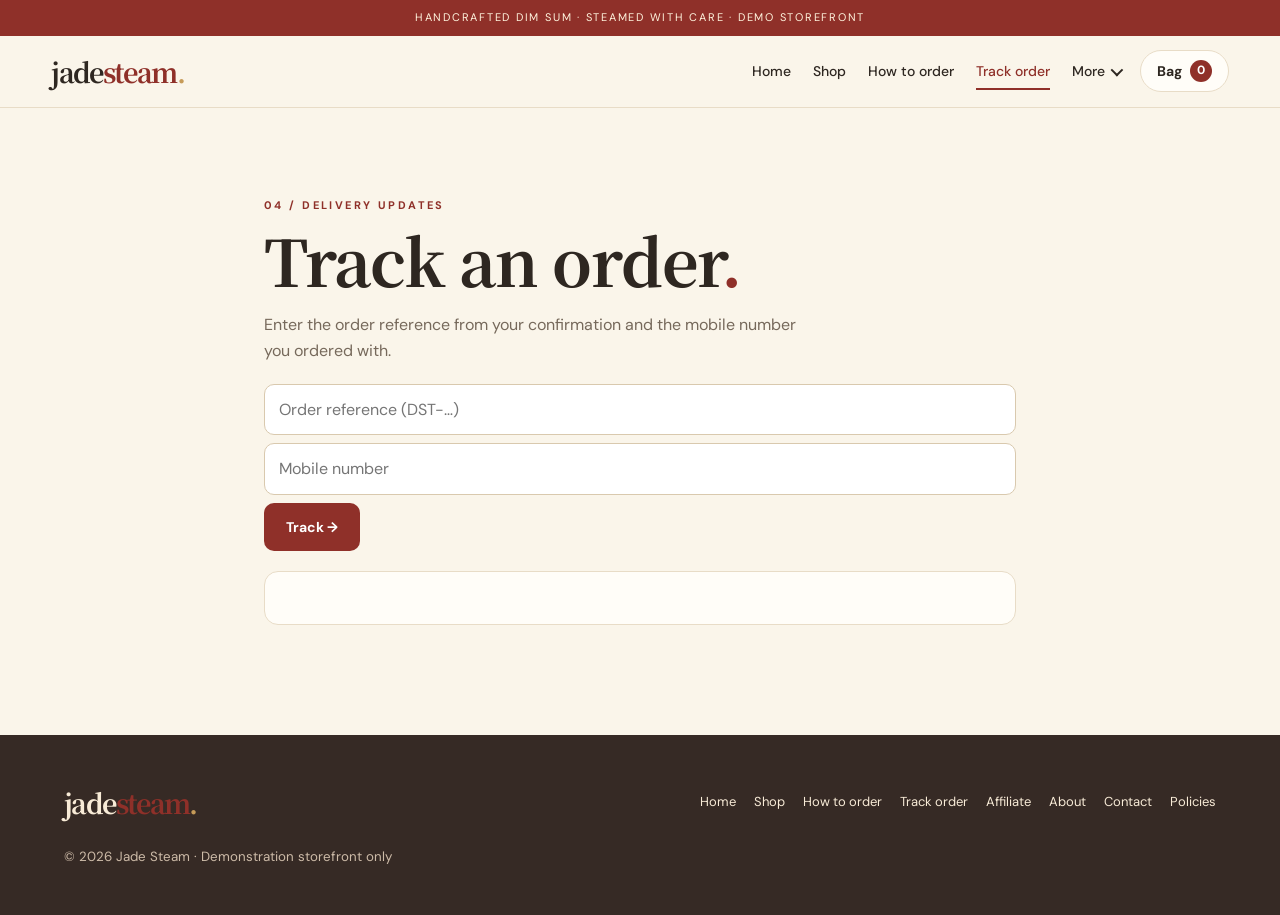
<file: track-order.html>
<!doctype html><html lang="en"><head><meta charset="utf-8"><meta name="viewport" content="width=device-width,initial-scale=1"><title>Track order | Jade Steam</title><link rel="stylesheet" href="styles.css"></head><body><div class="topbar">HANDCRAFTED DIM SUM · STEAMED WITH CARE · DEMO STOREFRONT</div><header class="header"><a class="brand" href="index.html">jade<span>steam</span><i>.</i></a><nav class="nav" id="nav" aria-label="Main"><a href="index.html">Home</a><a href="shop.html">Shop</a><a href="how-to-order.html">How to order</a><a href="track-order.html">Track order</a><a href="affiliate.html" data-aff hidden>Earn: Reseller</a><div class="dd"><button class="dd-btn" data-dd="more" aria-expanded="false" aria-haspopup="true">More</button><div class="dd-menu"><a href="affiliate.html" data-aff hidden>Become a Reseller</a><a href="about.html">About</a><a href="contact.html">Contact</a><a href="policies.html">Policies</a></div></div></nav><div class="dd mini-wrap"><button class="bag-btn" data-dd="bag" aria-expanded="false" aria-haspopup="true">Bag <b data-bag-count>0</b></button><div class="dd-menu mini"><div id="miniCart"></div></div></div><button class="menu-toggle" aria-label="Menu" aria-controls="nav" aria-expanded="false"><span></span><span></span><span></span></button></header><div class="backdrop"></div><main><section class="section narrow"><div class="eyebrow">04 / Delivery updates</div><h1 class="page-title">Track an order<span class="dot">.</span></h1><p class="lead">Enter the order reference from your confirmation and the mobile number you ordered with.</p><div class="inline-form" style="margin:20px 0;flex-wrap:wrap"><input id="trackInput" placeholder="Order reference (DST-…)" aria-label="Order reference"><input id="trackPhone" placeholder="Mobile number" inputmode="tel" aria-label="Mobile number"><button id="trackBtn" class="btn">Track →</button></div><div id="trackResult" class="panel" style="min-height:0"></div></section></main><footer><div class="brand">jade<span>steam</span><i>.</i></div><nav><a href="index.html">Home</a><a href="shop.html">Shop</a><a href="how-to-order.html">How to order</a><a href="track-order.html">Track order</a><a href="affiliate.html">Affiliate</a><a href="about.html">About</a><a href="contact.html">Contact</a><a href="policies.html">Policies</a></nav><small>© 2026 Jade Steam · Demonstration storefront only</small></footer><div id="toast" class="toast" role="status" aria-live="polite"></div><script src="supabase-config.js"></script><script src="store.js"></script><script src="ui.js"></script></body></html>
</file>
<file: styles.css>
/* Jade Steam — single consolidated stylesheet (replaces style/pages/theme/polish/menu/refinement.css) */
@import url('https://fonts.googleapis.com/css2?family=DM+Sans:wght@400;500;700&family=Noto+Serif+SC:wght@500;700&display=swap');
:root{--bg:#faf5ea;--card:#fffdf8;--ink:#2e2721;--muted:#76695b;--line:#e8dcc7;--red:#8f3029;--red-d:#6f221d;--gold:#c69b58;--sand:#f2e6cf;--ok:#2f6b3f;--warn:#a8650f;--bad:#8f3029;--r:14px;--serif:'Noto Serif SC',Georgia,serif;--sans:'DM Sans',system-ui,sans-serif}
*{box-sizing:border-box}html{scroll-behavior:smooth;scroll-padding-top:90px}
body{margin:0;background:var(--bg);color:var(--ink);font:400 16px/1.6 var(--sans);overflow-x:hidden}
a{color:inherit;text-decoration:none}button,input,select,textarea{font:inherit;color:inherit}button{cursor:pointer}
:focus-visible{outline:3px solid var(--gold);outline-offset:2px}
h1,h2,h3{font-family:var(--serif);line-height:1.15;letter-spacing:-.02em;margin:0 0 .5em}
h1{font-size:clamp(34px,6vw,64px)}h2{font-size:clamp(26px,3.6vw,42px)}h3{font-size:20px}
.dot{color:var(--red)}.eyebrow{font-size:11px;letter-spacing:.22em;font-weight:700;color:var(--red);text-transform:uppercase}
.muted{color:var(--muted)}.hidden{display:none!important}
.topbar{background:var(--red);color:#fff4de;text-align:center;font-size:11px;letter-spacing:.16em;padding:9px 12px}
/* header */
.header{position:sticky;top:0;z-index:100;display:flex;align-items:center;gap:20px;height:72px;padding:0 max(4vw,20px);background:rgba(250,245,234,.94);backdrop-filter:blur(12px);border-bottom:1px solid var(--line)}
.brand{font:700 27px var(--serif);letter-spacing:-.06em;margin-right:auto}.brand span{color:var(--red)}.brand i{color:var(--gold);font-style:normal}
.nav{display:flex;align-items:center;gap:22px;font-size:14px;font-weight:500}
.nav a,.dd-btn{position:relative;padding:6px 0;background:none;border:0}
.nav>a[aria-current=page],.nav a:hover,.dd-btn:hover{color:var(--red)}
.nav>a[aria-current=page]::after{content:"";position:absolute;left:0;right:0;bottom:-2px;height:2px;background:var(--red)}
.dd{position:relative}.dd-btn{display:flex;gap:6px;align-items:center;font-weight:500}.dd-btn::after{content:"";width:7px;height:7px;border:solid currentColor;border-width:0 2px 2px 0;transform:rotate(45deg) translateY(-2px);transition:.2s}
.dd-btn[aria-expanded=true]::after{transform:rotate(225deg)}
.dd-menu{position:absolute;right:0;top:calc(100% + 10px);min-width:210px;background:var(--card);border:1px solid var(--line);border-radius:var(--r);box-shadow:0 18px 40px #4a241420;padding:8px;opacity:0;visibility:hidden;transform:translateY(-6px);transition:.2s}
.dd.open .dd-menu{opacity:1;visibility:visible;transform:none}
.dd-menu a{display:block;padding:10px 12px;border-radius:9px}.dd-menu a:hover{background:var(--sand);color:var(--red)}
.bag-btn{display:flex;gap:8px;align-items:center;border:1px solid var(--line);background:var(--card);border-radius:999px;padding:9px 16px;font-weight:700;font-size:14px}
.bag-btn b{background:var(--red);color:#fff;border-radius:999px;min-width:22px;height:22px;display:grid;place-items:center;font-size:12px;padding:0 6px}
.mini{width:330px;padding:16px}.mini .row{display:flex;justify-content:space-between;gap:10px;font-size:14px;padding:6px 0}.mini .btn{width:100%;margin-top:10px}
.menu-toggle{display:none;width:44px;height:44px;border:1px solid var(--line);border-radius:12px;background:var(--card);flex-direction:column;justify-content:center;align-items:center;gap:5px}
.menu-toggle span{width:20px;height:2px;background:var(--red);transition:.25s}
.menu-toggle[aria-expanded=true] span:nth-child(1){transform:translateY(7px) rotate(45deg)}.menu-toggle[aria-expanded=true] span:nth-child(2){opacity:0}.menu-toggle[aria-expanded=true] span:nth-child(3){transform:translateY(-7px) rotate(-45deg)}
.backdrop{position:fixed;inset:0;background:#22150f90;z-index:90;opacity:0;visibility:hidden;transition:.25s}
.menu-open .backdrop{opacity:1;visibility:visible}.menu-open{overflow:hidden}
@media(max-width:960px){
 .menu-toggle{display:flex}
 .nav{position:fixed;top:0;right:0;bottom:0;width:min(340px,86vw);flex-direction:column;align-items:stretch;gap:0;padding:84px 22px 30px;background:var(--bg);z-index:110;transform:translateX(105%);transition:transform .3s;overflow-y:auto;visibility:hidden}
 .menu-open .nav{transform:none;visibility:visible;box-shadow:-12px 0 40px #24120f30}.nav>a,.nav .dd-menu a{padding:14px 6px;border-bottom:1px solid var(--line);font-size:16px}.nav>a::after{display:none}
 .nav .dd{display:contents}.nav .dd-btn{display:none}.nav .dd-menu{position:static;opacity:1;visibility:visible;transform:none;border:0;box-shadow:none;padding:0;background:none}
 .nav .dd-menu a:hover{background:none}.mini-wrap .dd-menu{display:none}
}
/* buttons / forms */
.btn{display:inline-flex;align-items:center;justify-content:center;gap:8px;border:0;border-radius:10px;padding:13px 22px;font-weight:700;font-size:14px;background:var(--red);color:#fff;transition:.2s}
.btn:hover:not(:disabled){background:var(--red-d);transform:translateY(-2px);box-shadow:0 8px 20px #8f302933}.btn:disabled{opacity:.5;cursor:not-allowed}
.btn.ghost{background:transparent;color:var(--red);border:1px solid var(--red)}.btn.ghost:hover:not(:disabled){background:var(--sand)}.btn.light{background:#fff4de;color:var(--red)}.btn.full{width:100%}
.text-link{font-weight:700;font-size:14px;color:var(--red)}.text-link:hover{text-decoration:underline}
.field{display:flex;flex-direction:column;gap:6px;margin:0 0 14px;min-width:0}.field label{font-size:12px;font-weight:700;letter-spacing:.03em}
input,select,textarea{width:100%;min-width:0;padding:12px 14px;border:1px solid #d9c9ae;border-radius:10px;background:#fff}
select{appearance:none;-webkit-appearance:none;padding-right:40px;cursor:pointer;background:#fff url("data:image/svg+xml,%3Csvg xmlns='http://www.w3.org/2000/svg' width='12' height='8'%3E%3Cpath d='M1 1l5 5 5-5' fill='none' stroke='%238f3029' stroke-width='2' stroke-linecap='round'/%3E%3C/svg%3E") no-repeat right 14px center}
select:disabled,input:disabled{background:#f1ebdf;color:var(--muted)}
input:focus,select:focus,textarea:focus{outline:2px solid var(--gold);border-color:var(--gold)}
.form-grid{display:grid;grid-template-columns:1fr 1fr;gap:0 14px}.span2{grid-column:span 2}
.inline-form{display:flex;gap:8px}.err{color:var(--bad);font-size:13px;min-height:1.2em}
/* layout */
.section{padding:clamp(48px,7vw,90px) max(5vw,20px)}.narrow{max-width:880px;margin:auto}
.page-title{margin:8px 0 14px}.lead{color:var(--muted);max-width:560px}
.panel{background:var(--card);border:1px solid var(--line);border-radius:var(--r);padding:26px;margin-bottom:20px}
.notice-box{background:var(--sand);border-radius:10px;padding:14px 16px;font-size:13px;line-height:1.7;margin:16px 0}
.two-col{display:grid;grid-template-columns:minmax(0,1.6fr) minmax(280px,1fr);gap:26px;align-items:start}
.sticky{position:sticky;top:96px}
@media(max-width:900px){.two-col,.product-layout,.hero,.promo{grid-template-columns:1fr!important}.sticky{position:static}}
/* hero */
.hero{display:grid;grid-template-columns:1.05fr 1fr;min-height:560px;border-bottom:1px solid var(--line)}
.hero-copy{padding:clamp(48px,8vw,110px) 6vw 50px 8vw;display:flex;flex-direction:column;align-items:flex-start;justify-content:center}
.hero h1{margin:18px 0}.hero h1 em{font-style:normal;color:var(--red)}.hero-actions{display:flex;gap:22px;align-items:center;margin-top:24px;flex-wrap:wrap}
.hero-visual{position:relative;display:grid;place-items:center;min-height:420px;background:radial-gradient(circle at 50% 45%,#f8ecd3 0 36%,#e6d3ae 37%);overflow:hidden}
.seal{position:absolute;top:8%;right:8%;width:96px;height:96px;border:2px solid var(--red);color:var(--red);border-radius:50%;display:grid;place-content:center;text-align:center;font:700 20px var(--serif);transform:rotate(13deg)}.seal small{font:700 8px var(--sans);letter-spacing:.12em}
.steamer{position:relative;width:340px;height:300px;animation:float 6s ease-in-out infinite;filter:drop-shadow(12px 22px 14px #7b513d40)}
.steamer .lid{position:absolute;left:20px;top:70px;width:300px;height:54px;border-radius:50%;background:repeating-linear-gradient(90deg,#dcb77f 0 14px,#bd8d53 15px 18px);border:8px solid #a97641;transform:rotate(-7deg)}
.steamer .basket{position:absolute;left:30px;top:120px;width:280px;height:120px;border-radius:12px 12px 50% 50%/12px 12px 28% 28%;background:repeating-linear-gradient(0deg,#c99a59 0 10px,#dfb67b 11px 18px);border:6px solid #9f703e}
.steamer .dump{position:absolute;top:96px;width:76px;height:58px;background:radial-gradient(ellipse at 40% 30%,#fff8e8,#e9d7b5);border-radius:54% 54% 43% 43%;box-shadow:inset -7px -8px 8px #c6ae8960}
.steam{position:absolute;top:10px;width:9px;height:56px;border-radius:50%;background:#fff9ebcc;filter:blur(6px);animation:steam 3.2s ease-in-out infinite}
@keyframes float{50%{transform:translateY(-10px)}}@keyframes steam{0%{opacity:.1;transform:translateY(12px) scale(.8)}55%{opacity:.9}100%{opacity:0;transform:translateY(-34px) scale(1.3)}}
.perks{display:grid;grid-template-columns:repeat(3,1fr);gap:0;border-bottom:1px solid var(--line);background:var(--card)}.perks div{padding:20px 5vw;font-size:13px;border-right:1px solid var(--line)}.perks div:last-child{border:0}.perks b{display:block;font-family:var(--serif);font-size:16px}
@media(max-width:720px){.perks{grid-template-columns:1fr}.perks div{border:0;border-bottom:1px solid var(--line)}.steamer{transform:scale(.78)}}
/* shop toolbar */
.toolbar{display:grid;grid-template-columns:minmax(0,1fr) 200px 200px auto;gap:12px;align-items:end;margin:24px 0 8px;padding:16px;background:var(--card);border:1px solid var(--line);border-radius:var(--r)}
.toolbar .field{margin:0}.check{display:flex;align-items:center;gap:8px;font-size:14px;padding-bottom:12px;white-space:nowrap}.check input{width:18px;height:18px;accent-color:var(--red)}
.chips{display:flex;gap:8px;flex-wrap:wrap;margin:14px 0 22px}.chips button{border:1px solid #d9c9ae;background:transparent;border-radius:999px;padding:8px 16px;font-size:13px;font-weight:700;color:var(--muted)}.chips button.active{background:var(--red);border-color:var(--red);color:#fff}
.count{font-size:13px;color:var(--muted);margin:0 0 14px}
@media(max-width:900px){.toolbar{grid-template-columns:1fr 1fr}.toolbar .field:first-child{grid-column:span 2}}
@media(max-width:760px){.chips{display:none}}@media(max-width:480px){.toolbar{grid-template-columns:1fr}.toolbar .field:first-child{grid-column:auto}}
/* product cards — status badge lives in its own row, never clipped */
.products{display:grid;grid-template-columns:repeat(4,minmax(0,1fr));gap:20px}
@media(max-width:1100px){.products{grid-template-columns:repeat(3,minmax(0,1fr))}}@media(max-width:760px){.products{grid-template-columns:repeat(2,minmax(0,1fr));gap:12px}}
.product{display:flex;flex-direction:column;background:var(--card);border:1px solid var(--line);border-radius:var(--r);padding:10px 10px 14px;transition:.3s}.product:hover{transform:translateY(-4px);box-shadow:0 14px 30px #59351e18}
.product>a{display:block;flex:1}
.product-art{position:relative;aspect-ratio:1/.9;border-radius:10px;background:var(--shade,#eee4d3);display:grid;place-items:center;overflow:hidden}
.emoji{font-size:clamp(56px,8vw,92px);transition:transform .4s}.product:hover .emoji{transform:rotate(-6deg) scale(1.08)}
.badge{display:inline-flex;align-items:center;gap:6px;margin:12px 4px 0;padding:4px 10px;border-radius:999px;font-size:11px;font-weight:700;white-space:nowrap;background:#e6f2e6;color:var(--ok)}
.badge::before{content:"";width:7px;height:7px;border-radius:50%;background:currentColor}
.badge.low{background:#fbefd9;color:var(--warn)}.badge.out{background:#f6dcd9;color:var(--bad)}
.product-meta{display:flex;justify-content:space-between;gap:8px;align-items:baseline;padding:8px 4px 0;font:700 15px/1.35 var(--serif)}.product-meta small{font:700 14px var(--sans);color:var(--red);white-space:nowrap}
.product-desc{margin:4px 4px 12px;font-size:12px;color:var(--muted)}
.product>.btn{margin:0 4px}
@media(max-width:480px){.product-meta{flex-direction:column;gap:2px}.product>.btn{padding:11px 6px;font-size:12px}}
/* product detail */
.product-layout{display:grid;grid-template-columns:1fr 1fr;gap:44px;align-items:start;margin:24px 0 60px}
.big-art{aspect-ratio:1;border-radius:var(--r);display:grid;place-items:center;font-size:clamp(100px,18vw,190px)}
.price{font:700 30px var(--serif);color:var(--red);margin:6px 0 14px}
.stepper{display:inline-flex;border:1px solid #d9c9ae;border-radius:10px;overflow:hidden;background:#fff}.stepper button{width:42px;border:0;background:var(--sand);font-size:20px}.stepper input{width:56px;border:0;border-radius:0;text-align:center;padding:10px 0}
.details{margin-top:24px;border-top:1px solid var(--line)}details{border-bottom:1px solid var(--line);padding:14px 0}summary{cursor:pointer;font-weight:700;list-style:none;display:flex;justify-content:space-between}summary::after{content:"+";color:var(--red);font-size:20px;line-height:1}details[open] summary::after{content:"−"}details p{color:var(--muted);margin:10px 0 0}
/* cart */
.cart-entry{display:grid;grid-template-columns:76px 1fr auto;gap:16px;align-items:center;padding:16px 0;border-bottom:1px solid var(--line)}
.cart-entry .art{aspect-ratio:1;border-radius:10px;display:grid;place-items:center;font-size:36px}.cart-entry small{display:block;color:var(--muted)}
.cart-entry .stepper button{width:34px}.cart-entry .stepper span{min-width:34px;display:grid;place-items:center;font-weight:700}
.link-btn{background:none;border:0;color:var(--red);font-size:13px;text-decoration:underline;padding:6px 0}
.summary-line{display:flex;justify-content:space-between;gap:10px;margin:12px 0}hr{border:0;border-top:1px solid var(--line)}
.steps{display:grid;grid-template-columns:repeat(auto-fit,minmax(200px,1fr));gap:18px;margin-top:30px}.steps article{border-top:2px solid var(--red);padding-top:16px}.steps span{font-size:12px;color:var(--red);font-weight:700}
.metrics{display:grid;grid-template-columns:repeat(3,1fr);gap:12px}.metrics>div{background:#fff;padding:16px;border-radius:10px;border:1px solid var(--line)}.metrics strong{display:block;font-size:26px}
@media(max-width:560px){.metrics{grid-template-columns:1fr 1fr}.form-grid{grid-template-columns:1fr}.span2{grid-column:auto}.cart-entry{grid-template-columns:60px 1fr}.cart-entry>.line-total{grid-column:2}}
.promo{margin:10px max(5vw,20px) 70px;background:var(--red);color:#fff;border-radius:20px;display:grid;grid-template-columns:1.2fr 1fr;gap:30px;align-items:center;padding:clamp(34px,6vw,70px)}
.promo .eyebrow{color:#f4d5a3}.promo p{color:#f5e3d3}.ticket{background:#f9edce;color:var(--red);padding:24px;border-radius:12px;text-align:center;transform:rotate(3deg);justify-self:center}.ticket strong{display:block;font:700 54px var(--serif)}.ticket code{display:block;border:2px dashed var(--gold);padding:8px 14px;font-size:22px;margin-top:8px}
.sec-head{display:flex;justify-content:space-between;align-items:end;gap:20px;flex-wrap:wrap}
.toast{position:fixed;bottom:24px;left:50%;transform:translate(-50%,120px);background:var(--ink);color:#fff;padding:13px 22px;border-radius:999px;z-index:200;transition:.3s;font-size:14px}.toast.show{transform:translate(-50%,0)}
footer{background:#362a25;color:#f8ebd7;padding:48px max(5vw,20px);display:flex;justify-content:space-between;gap:24px;flex-wrap:wrap;align-items:center}footer nav{display:flex;gap:18px;flex-wrap:wrap;font-size:13px}footer a:hover{color:#f1bd76}footer small{color:#cdbba8;width:100%}
.reveal{opacity:0;transform:translateY(22px);transition:.6s}.reveal.in{opacity:1;transform:none}
@media(prefers-reduced-motion:reduce){*{animation:none!important;transition:none!important}.reveal{opacity:1;transform:none}}
[hidden]{display:none!important}
.product-art img,.big-art img,.cart-entry .art img{width:100%;height:100%;object-fit:cover;display:block}
.vch{display:flex;justify-content:space-between;align-items:center;gap:10px;border:1px dashed var(--gold);background:var(--card);border-radius:10px;padding:12px 14px;margin:8px 0}.vch small{display:block;color:var(--muted)}.vch code{background:var(--sand);padding:2px 8px;border-radius:6px;font-weight:700}
.qr{max-width:200px;border-radius:10px;margin-top:8px}.tl{list-style:none;padding:0;margin:18px 0}.tl li{position:relative;padding:0 0 16px 32px;color:var(--muted)}.tl li::before{content:"";position:absolute;left:0;top:3px;width:16px;height:16px;border-radius:50%;border:2px solid var(--line);background:#fff}.tl li::after{content:"";position:absolute;left:7px;top:22px;bottom:-2px;width:2px;background:var(--line)}.tl li:last-child::after{display:none}.tl li.done{color:var(--ink);font-weight:700}.tl li.done::before{background:var(--ok);border-color:var(--ok)}
.dlg{border:0;border-radius:var(--r);padding:28px;max-width:440px;width:92vw;background:var(--card)}.dlg::backdrop{background:#22150f99}
.voucher-list:empty{display:none}
</file>
